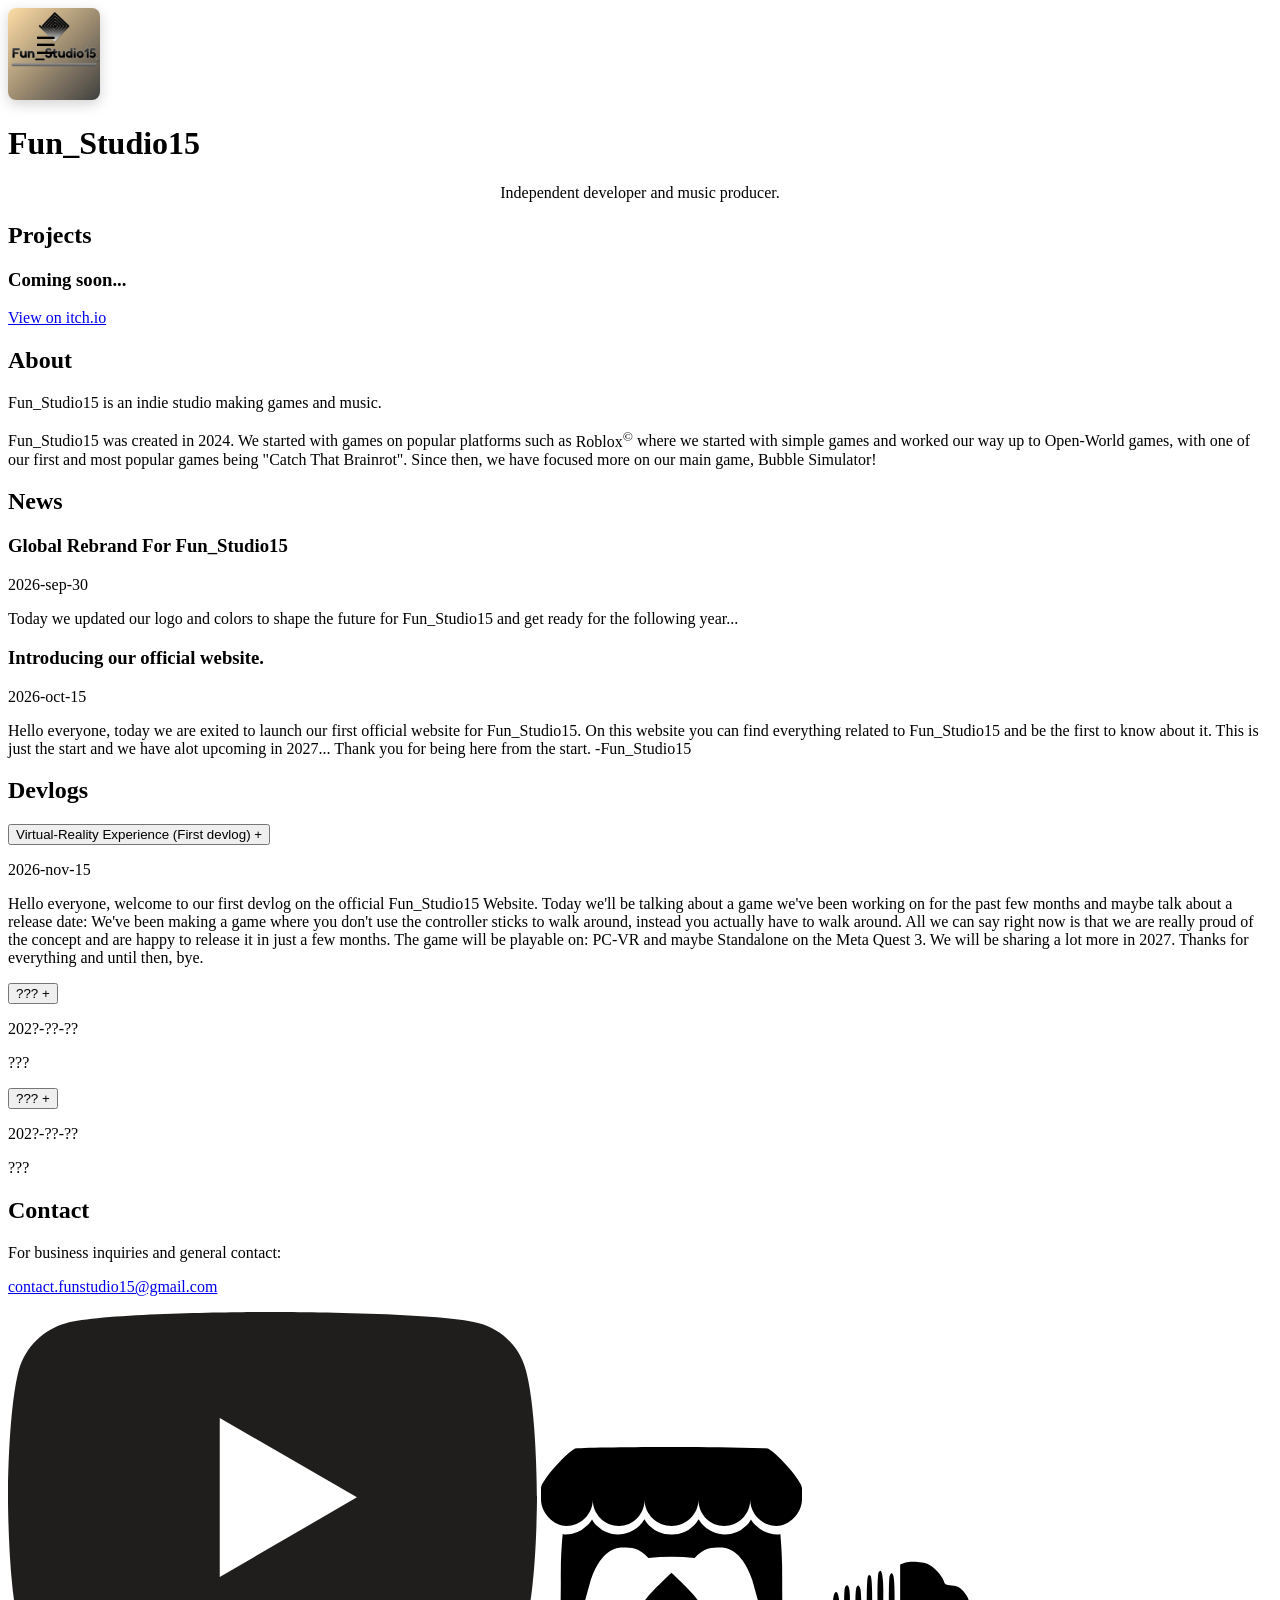
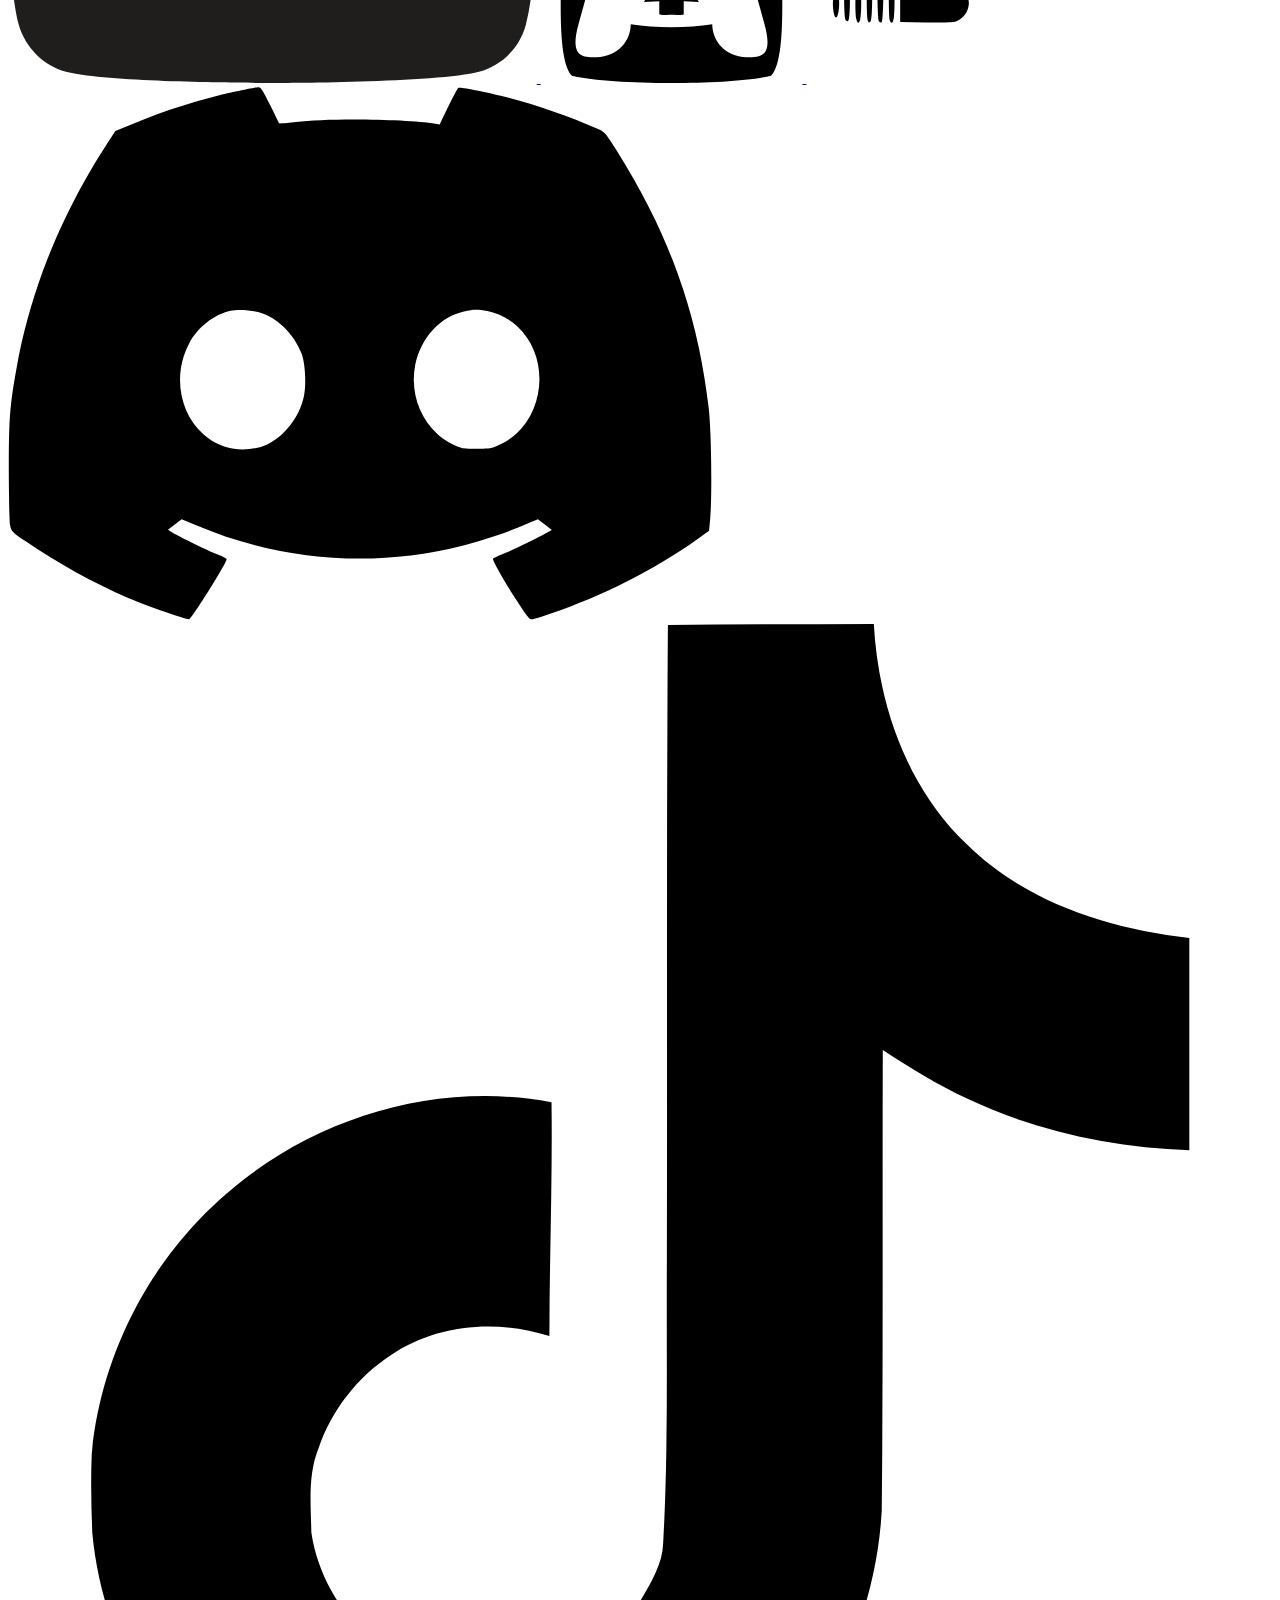
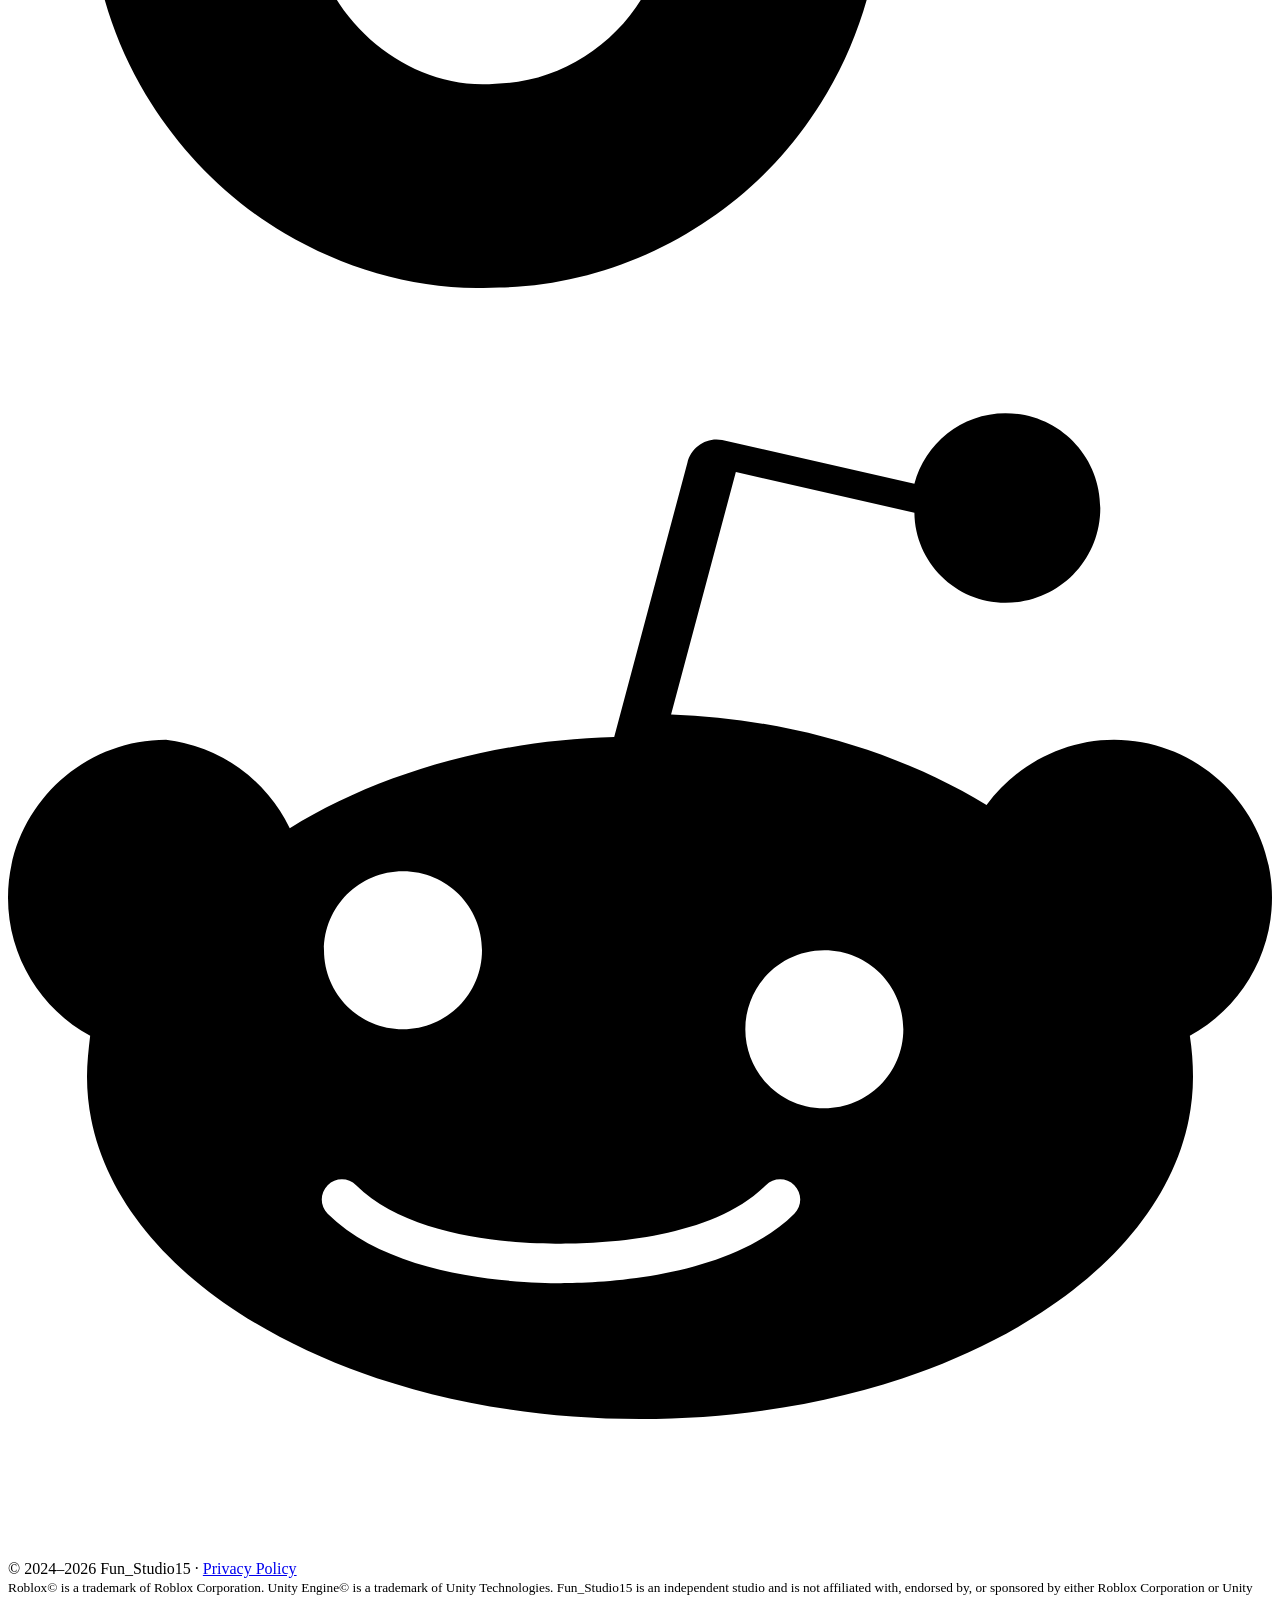
<file: index.html>
<!DOCTYPE html>
<html lang="en">
<head>
    <meta charset="UTF-8">
    <meta name="viewport" content="width=device-width, initial-scale=1.0">

    <title>Fun_Studio15</title>
    
    <link rel="icon" type="image/png" href="Logo_LowRes.jpg">
    
    <link rel="preconnect" href="https://fonts.googleapis.com">
    <link rel="preconnect" href="https://fonts.gstatic.com" crossorigin>
    <link href="https://fonts.googleapis.com/css2?family=Fira+Sans:wght@500&family=Space+Grotesk:wght@700&display=swap" rel="stylesheet">

    <link rel="stylesheet" href="style.css">
</head>

<script src="script.js" defer></script>
<body>

<header>

    <a href="/">
        <img src="Logo_LowRes.jpg" alt="Fun_Studio15" width="40">
    </a>

    <h1>Fun_Studio15</h1>

    <details class="side-menu">
        <summary aria-label="Toggle menu"></summary>
        <nav>
            <a href="#projects">Projects</a>
            <a href="#about">About</a>
            <a href="#news">News</a>
            <a href="#devlogs">Devlogs</a>
            <a href="#contact">Contact</a>
        </nav>
    </details>

</header>

    <main>

<section style="display: flex; justify-content: center; align-items: center;">
    <p style="max-width: none; width: 100%; text-align: center; margin: 0;">
        Independent developer and music producer.
    </p>
</section>
        
        <section id="projects">
            <h2>Projects</h2>

            <div>
                <!-- Projects will be loaded here -->
            </div>
        </section>

        <section id="about">
            <h2>About</h2>

            <p>
                Fun_Studio15 is an indie studio making
                games and music.
            </p>

            <p>
    Fun_Studio15 was created in 2024. We started with games on popular platforms such as <span>Roblox<sup>&copy;</sup></span> where we started with simple games and worked our way up to Open-World games, with one of our first and most popular games being "Catch That Brainrot". Since then, we have focused more on our main game, Bubble Simulator!
</p>
        </section>

        <section id="news">
            <h2>News</h2>

            <div>
                <!-- News will be loaded here -->
            </div>
        </section>

        <section id="devlogs">
            <h2>Devlogs</h2>

            <div>
                <!-- Devlogs will be loaded here -->
            </div>
        </section>

        <section id="contact">
            <h2>Contact</h2>

            <p>
                For business inquiries and general contact:
            </p>

            <p>
                <a href="mailto:contact.funstudio15@gmail.com">
                    contact.funstudio15@gmail.com
                </a>
            </p>

            <div class="socials">

                <a href="https://www.youtube.com/@Fun_Studio15" target="_blank" rel="noopener noreferrer">
                    <img src="Youtube.svg" alt="YouTube">
                </a>

                <a href="https://fun-studio15.itch.io" target="_blank" rel="noopener noreferrer">
                    <img src="Itchio.svg" alt="itch.io">
                </a>

                <a href="https://soundcloud.com/funstudio15" target="_blank" rel="noopener noreferrer">
                    <img src="Soundcloud.svg" alt="SoundCloud">
                </a>
                
                <a href="https://discord.gg/avQMpce3vv" target="_blank" rel="noopener noreferrer">
                    <img src="Discord.svg" alt="Discord">
                </a>
                
                <a href="https://www.tiktok.com/@fun_studio15" target="_blank" rel="noopener noreferrer">
                    <img src="TikTok.svg" alt="Tiktok">
                </a>
                                
                <a href="https://www.reddit.com/user/Fun_Studio15/" target="_blank" rel="noopener noreferrer">
                    <img src="Reddit.svg" alt="Reddit">
                </a>

            </div>
        </section>

    </main>


<footer>
    © 2024–<span id="year"></span> Fun_Studio15
    <span class="footer-divider">·</span>
    <a href="privacy.html">Privacy Policy</a>
    <br>
    <small>Roblox&copy; is a trademark of Roblox Corporation. Unity Engine&copy; is a trademark of Unity Technologies. Fun_Studio15 is an independent studio and is not affiliated with, endorsed by, or sponsored by either Roblox Corporation or Unity Technologies.</small>
</footer>

<script>
    document.getElementById("year").textContent =
        new Date().getFullYear();
</script>

</body>
</html>
</file>
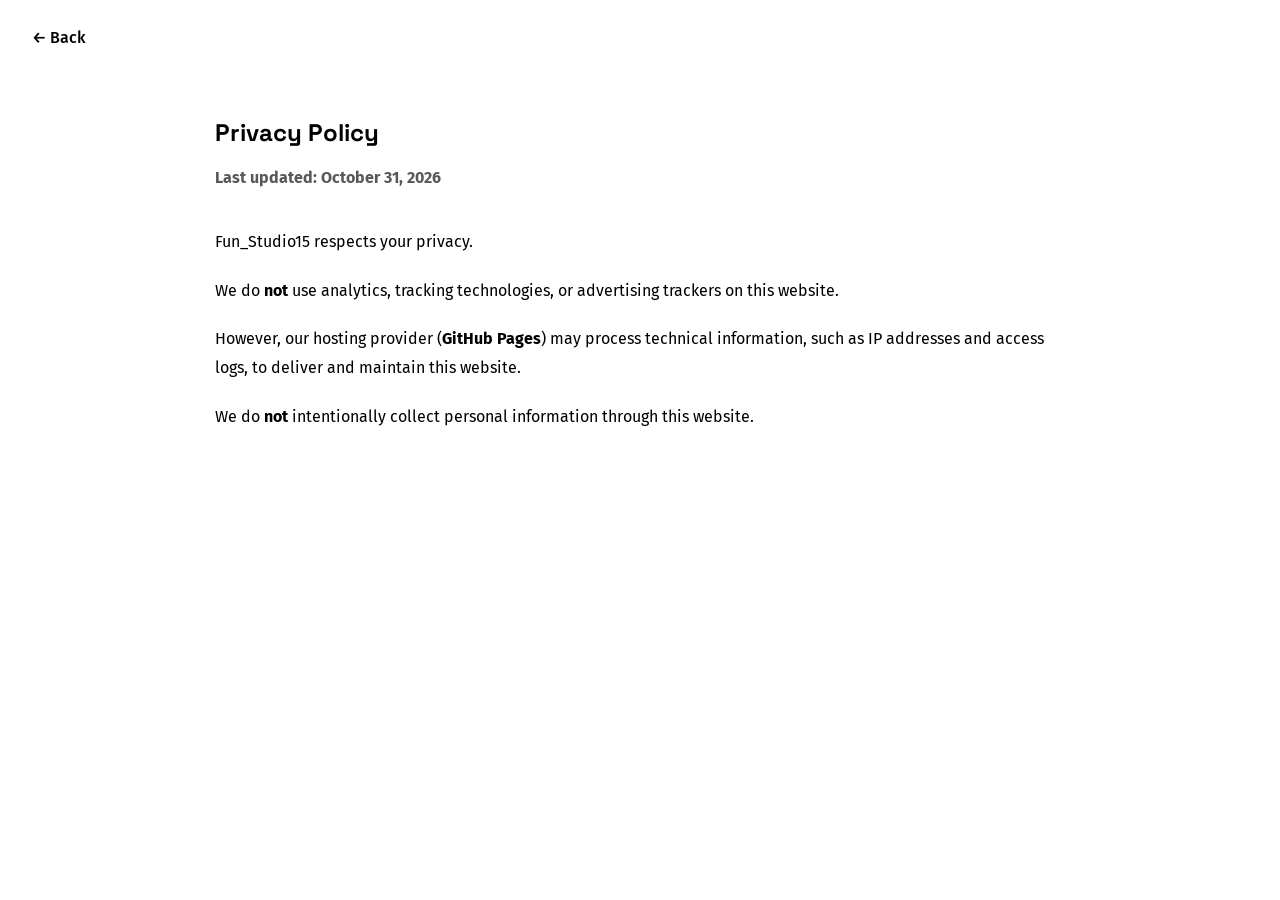
<file: privacy.html>
<!DOCTYPE html>
<html lang="en">
<head>
    <meta charset="UTF-8">
    <meta name="viewport" content="width=device-width, initial-scale=1.0">

    <title>Privacy Policy | Fun_Studio15</title>

    <link rel="icon" type="image/png" href="Logo_LowRes.jpg">

    <link rel="preconnect" href="https://fonts.googleapis.com">
    <link rel="preconnect" href="https://fonts.gstatic.com" crossorigin>
    <link href="https://fonts.googleapis.com/css2?family=Fira+Sans:wght@500&family=Space+Grotesk:wght@700&display=swap" rel="stylesheet">

    <link rel="stylesheet" href="style.css">

    <style>
        .back-button {
            display: inline-block;
            margin: 20px 24px;
            color: inherit;
            text-decoration: none;
            font-family: 'Fira Sans', sans-serif;
            font-weight: 500;
            transition: opacity 0.2s ease;
        }

        .back-button:hover {
            opacity: 0.6;
        }

        .privacy-content {
            max-width: 850px;
            margin: 50px auto;
            padding: 0 24px 60px;
        }

        .privacy-content h2 {
            font-family: 'Space Grotesk', sans-serif;
            margin-bottom: 12px;
        }

        .privacy-content p {
            font-family: 'Fira Sans', sans-serif;
            line-height: 1.8;
            margin-bottom: 20px;
        }

        .last-updated {
            opacity: 0.65;
            margin-bottom: 35px !important;
        }

        @media (max-width: 600px) {
            .privacy-content {
                margin-top: 30px;
            }
        }
    </style>
</head>

<body>

    <a class="back-button" href="index.html">
        &larr; Back
    </a>

    <main class="privacy-content">

        <h2>Privacy Policy</h2>

        <p class="last-updated">
            <b>Last updated: October 31, 2026</b>
        </p>

        <p>
            Fun_Studio15 respects your privacy.
        </p>

        <p>
            We do <b>not</b> use analytics, tracking technologies,
            or advertising trackers on this website.
        </p>

        <p>
            However, our hosting provider (<b>GitHub Pages</b>) may
            process technical information, such as IP addresses and
            access logs, to deliver and maintain this website.
        </p>

        <p>
            We do <b>not</b> intentionally collect personal information
            through this website.
        </p>

    </main>

</body>
</html>
</file>
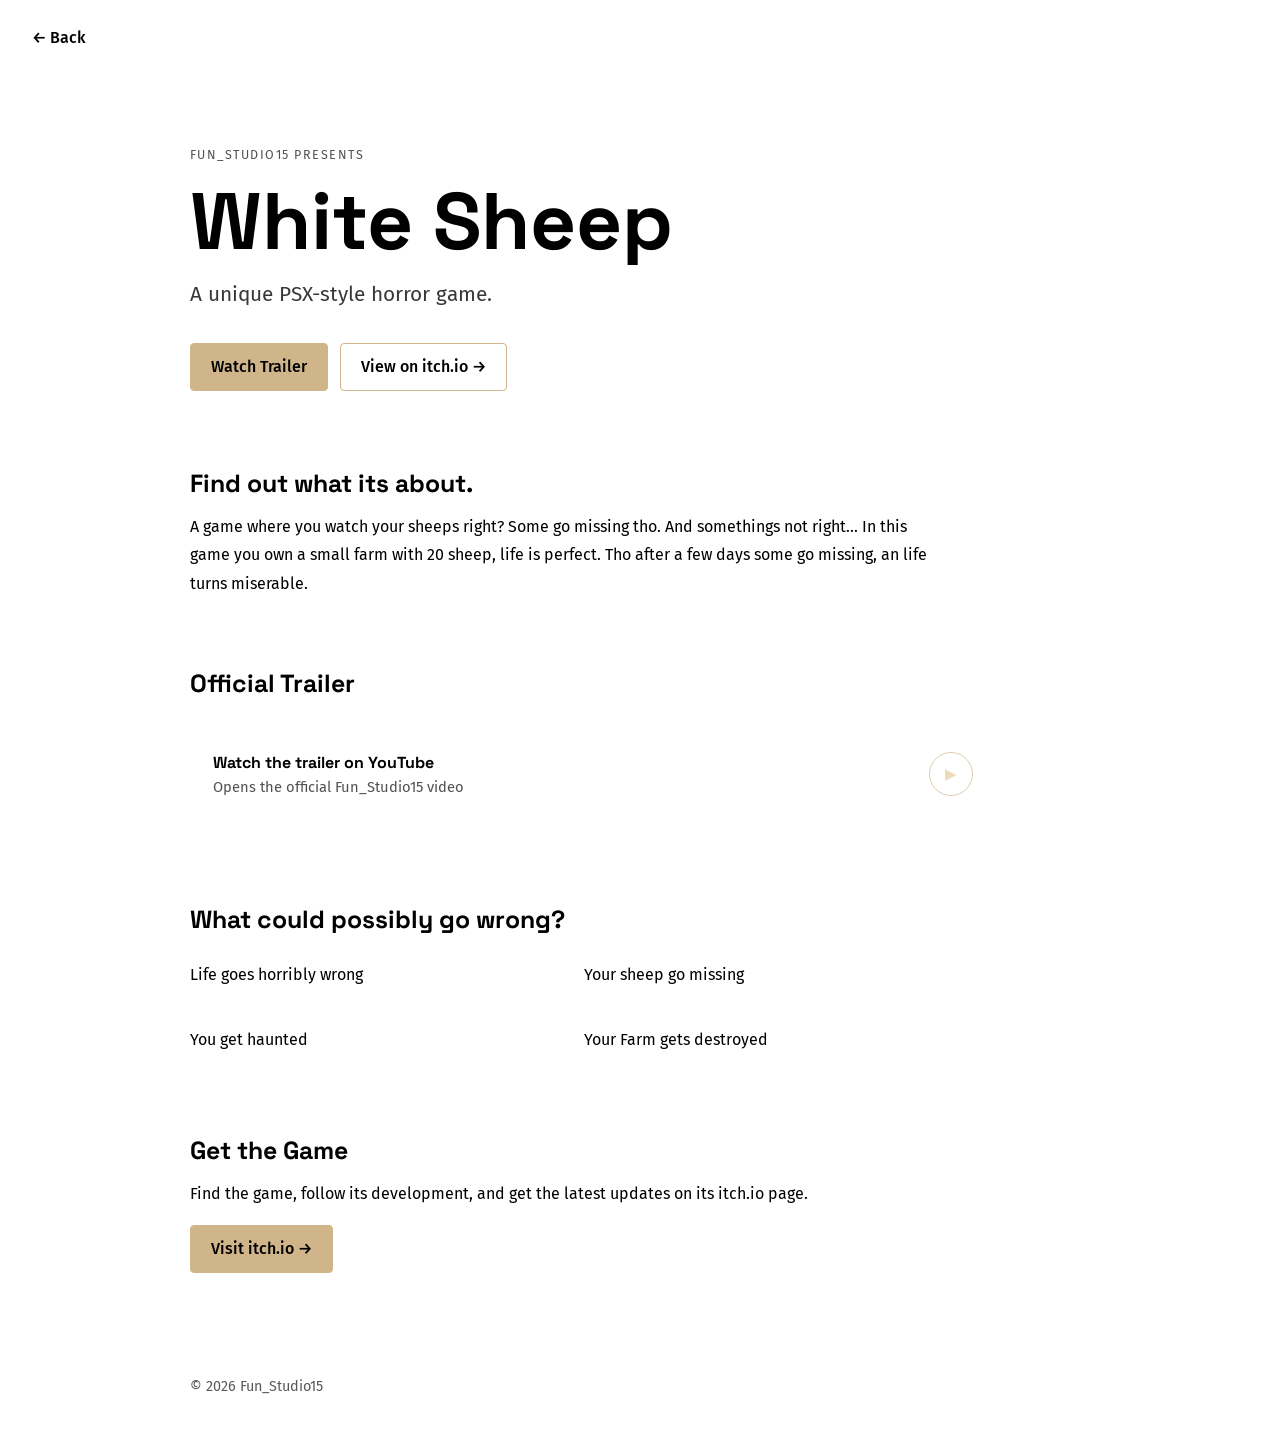
<file: title-template.html>
<!DOCTYPE html>
<html lang="en">
<head>
    <meta charset="UTF-8">
    <meta name="viewport" content="width=device-width, initial-scale=1.0">

    <title>White Sheep | Fun_Studio15</title>
    <meta name="description" content="Discover White Sheep, an upcoming game by Fun_Studio15. Watch the official trailer and find the game on itch.io.">

    <link rel="icon" type="image/png" href="Logo_LowRes.jpg">

    <link rel="preconnect" href="https://fonts.googleapis.com">
    <link rel="preconnect" href="https://fonts.gstatic.com" crossorigin>
    <link href="https://fonts.googleapis.com/css2?family=Fira+Sans:wght@500&family=Space+Grotesk:wght@700&display=swap" rel="stylesheet">

    <link rel="stylesheet" href="style.css">

    <style>
        .back-button {
            display: inline-block;
            margin: 20px 24px;
            color: inherit;
            text-decoration: none;
            font-family: 'Fira Sans', sans-serif;
            font-weight: 500;
            transition: opacity 0.2s ease;
        }

        .back-button:hover {
            opacity: 0.6;
        }

        .game-content {
            max-width: 900px;
            margin: 50px auto 0;
            padding: 0 24px 70px;
        }

        .game-hero {
            padding: 28px 0 42px;
            border-bottom: 1px solid rgba(255, 255, 255, 0.14);
        }

        .project-label {
            display: inline-block;
            margin: 0 0 18px;
            font-family: 'Fira Sans', sans-serif;
            font-size: 0.78rem;
            letter-spacing: 0.12em;
            text-transform: uppercase;
            opacity: 0.68;
        }

        .game-title {
            margin: 0 0 14px;
            font-family: 'Space Grotesk', sans-serif;
            font-size: clamp(2.5rem, 8vw, 5rem);
            line-height: 1.04;
            overflow-wrap: anywhere;
        }

        .game-tagline {
            max-width: 680px;
            margin: 0;
            font-family: 'Fira Sans', sans-serif;
            font-size: clamp(1.05rem, 2.5vw, 1.3rem);
            line-height: 1.7;
            opacity: 0.78;
        }

        .game-actions {
            display: flex;
            flex-wrap: wrap;
            gap: 12px;
            margin-top: 30px;
        }

        .game-button {
            display: inline-flex;
            align-items: center;
            justify-content: center;
            min-height: 46px;
            padding: 0 20px;
            border: 1px solid var(--color-accent, #d0b58a);
            border-radius: 4px;
            color: var(--color-background-dark, #000000);
            background: var(--color-accent, #d0b58a);
            font-family: 'Fira Sans', sans-serif;
            font-weight: 500;
            text-decoration: none;
            transition: opacity 0.2s ease, transform 0.2s ease;
        }

        .game-button:hover {
            opacity: 0.82;
            transform: translateY(-2px);
        }

        .game-button-secondary {
            color: inherit;
            background: transparent;
        }

        .game-section {
            padding: 34px 0;
            border-bottom: 1px solid rgba(255, 255, 255, 0.14);
        }

        .game-section h2 {
            margin: 0 0 14px;
            font-family: 'Space Grotesk', sans-serif;
            font-size: 1.55rem;
        }

        .game-section p {
            max-width: 760px;
            margin: 0 0 16px;
            font-family: 'Fira Sans', sans-serif;
            line-height: 1.8;
        }

        .game-section p:last-child {
            margin-bottom: 0;
        }

        .trailer-link {
            display: flex;
            align-items: center;
            justify-content: space-between;
            gap: 20px;
            max-width: 760px;
            min-height: 84px;
            padding: 18px 22px;
            border: 1px solid rgba(255, 255, 255, 0.16);
            border-radius: 4px;
            color: inherit;
            text-decoration: none;
            transition: border-color 0.2s ease, background 0.2s ease;
        }

        .trailer-link:hover {
            border-color: var(--color-accent, #d0b58a);
            background: rgba(255, 255, 255, 0.035);
        }

        .trailer-link strong {
            display: block;
            margin-bottom: 5px;
            font-family: 'Space Grotesk', sans-serif;
        }

        .trailer-link span {
            font-family: 'Fira Sans', sans-serif;
            font-size: 0.92rem;
            opacity: 0.68;
        }

        .play-icon {
            display: grid;
            flex: 0 0 42px;
            width: 42px;
            height: 42px;
            place-items: center;
            border: 1px solid var(--color-accent, #d0b58a);
            border-radius: 50%;
            color: var(--color-heading, #e8c99b);
            font-size: 0.9rem;
        }

        .feature-list {
            display: grid;
            grid-template-columns: repeat(2, minmax(0, 1fr));
            gap: 12px 28px;
            max-width: 760px;
            margin: 0;
            padding: 0;
            list-style: none;
        }

        .feature-list li {
            padding: 13px 0;
            border-bottom: 1px solid rgba(255, 255, 255, 0.12);
            font-family: 'Fira Sans', sans-serif;
            line-height: 1.6;
        }

        .game-footer {
            max-width: 900px;
            margin: 0 auto;
            padding: 0 24px 28px;
            font-family: 'Fira Sans', sans-serif;
            font-size: 0.9rem;
            opacity: 0.65;
        }

        @media (max-width: 600px) {
            .game-content {
                margin-top: 30px;
            }

            .game-hero {
                padding-top: 18px;
            }

            .game-actions {
                flex-direction: column;
                align-items: stretch;
            }

            .game-button {
                width: 100%;
                box-sizing: border-box;
            }

            .feature-list {
                grid-template-columns: 1fr;
                gap: 0;
            }
        }
    </style>
</head>

<body>

    <a class="back-button" href="index.html">
        &larr; Back
    </a>

    <main class="game-content">

        <header class="game-hero">
            <p class="project-label">Fun_Studio15 presents</p>

            <h1 class="game-title">White Sheep</h1>
            <p class="game-tagline">
                A unique PSX-style horror game.
            </p>

            <div class="game-actions">
            
                <a class="game-button" href="https://www.youtube.com/watch?v=YOUR_VIDEO_ID" target="_blank" rel="noopener noreferrer">
                    Watch Trailer
                </a>
                <a class="game-button game-button-secondary" href="https://fun-studio15.itch.io/white-sheep" target="_blank" rel="noopener noreferrer">
                    View on itch.io &rarr;
                </a>
            </div>
        </header>

        <section class="game-section" aria-labelledby="about-heading">
            <h2 id="about-heading">Find out what its about.</h2>
            <p>
                A game where you watch your sheeps right? Some go missing tho. And somethings not right... In this game you own a small farm with 20 sheep, life is perfect. Tho after a few days some go missing, an life turns miserable.
            </p>
        </section>

        <section class="game-section" aria-labelledby="trailer-heading">
            <h2 id="trailer-heading">Official Trailer</h2>
            <a class="trailer-link" href="https://www.youtube.com/watch?v=YOUR_VIDEO_ID" target="_blank" rel="noopener noreferrer">
                <div>
                    <strong>Watch the trailer on YouTube</strong>
                    <span>Opens the official Fun_Studio15 video</span>
                </div>
                <span class="play-icon" aria-hidden="true">&#9654;</span>
            </a>
        </section>

        <section class="game-section" aria-labelledby="features-heading">
            <h2 id="features-heading">What could possibly go wrong?</h2>
            <ul class="feature-list">
                <li>Life goes horribly wrong</li>
                <li>Your sheep go missing</li>
                <li>You get haunted</li>
                <li>Your Farm gets destroyed</li>
            </ul>
        </section>

        <section class="game-section" aria-labelledby="availability-heading">
            <h2 id="availability-heading">Get the Game</h2>
            <p>
                Find the game, follow its development, and get the latest updates
                on its itch.io page.
            </p>
            <a class="game-button" href="https://YOUR-GAME.itch.io/YOUR-GAME" target="_blank" rel="noopener noreferrer">
                Visit itch.io &rarr;
            </a>
        </section>

    </main>

    <footer class="game-footer">
        &copy; <span id="year"></span> Fun_Studio15
    </footer>

    <script>
        document.getElementById("year").textContent = new Date().getFullYear();
    </script>

</body>
</html>
</file>
<file: style.css>
/* SMALL VISUAL UPDATE */
header > a img {
    width: 92px;
    height: 92px;
    border-radius: 8px;
    box-shadow: 0 4px 14px rgba(0, 0, 0, 0.18);
}

.side-menu {
    position: fixed;
    z-index: 10;
    top: 24px;
    left: 24px;
    text-align: left;
}

.side-menu summary {
    display: grid;
    width: 44px;
    height: 44px;
    place-items: center;
    border: 1px solid var(--color-border);
    border-radius: 5px;
    background: var(--color-background);
    color: var(--color-heading);
    cursor: pointer;
    list-style: none;
    font-size: 24px;
    line-height: 1;
    transition: background-color 0.2s ease, border-color 0.2s ease;
}

.side-menu summary::-webkit-details-marker {
    display: none;
}

.side-menu summary::before {
    content: "☰";
}

.side-menu[open] summary::before {
    content: "×";
}

.side-menu summary:hover {
    background: var(--color-brown-dark);
    border-color: var(--color-accent-dark);
}

.side-menu nav {
    display: flex;
    flex-direction: column;
    align-items: stretch;
    gap: 0;
    width: 190px;
    max-height: 0;
    margin-top: 0;
    padding: 0 14px;
    overflow: hidden;
    border: 1px solid transparent;
    border-radius: 5px;
    background: var(--color-background-dark);
    box-shadow: 0 8px 24px rgba(0, 0, 0, 0.25);
    opacity: 0;
    pointer-events: none;
    transform: translateY(-6px);
    transition: max-height 0.28s ease, margin-top 0.28s ease, padding 0.28s ease,
        border-color 0.2s ease, opacity 0.18s ease, transform 0.24s ease;
}

.side-menu[open] nav {
    max-height: 260px;
    margin-top: 8px;
    padding: 8px 14px;
    border-color: var(--color-border);
    opacity: 1;
    pointer-events: auto;
    transform: translateY(0);
}

.side-menu nav a {
    padding: 9px 2px;
    border-bottom: 1px solid var(--color-border-subtle);
}

.side-menu nav a:last-child {
    border-bottom: 0;
}

section {
    scroll-margin-top: 20px;
}

@media (max-width: 700px) {
    header > a img {
        width: 80px;
        height: 80px;
    }

    .side-menu {
        top: 14px;
        left: 14px;
    }
}

@media (prefers-reduced-motion: reduce) {
    .side-menu nav {
        transition: none;
    }
}
</file>
